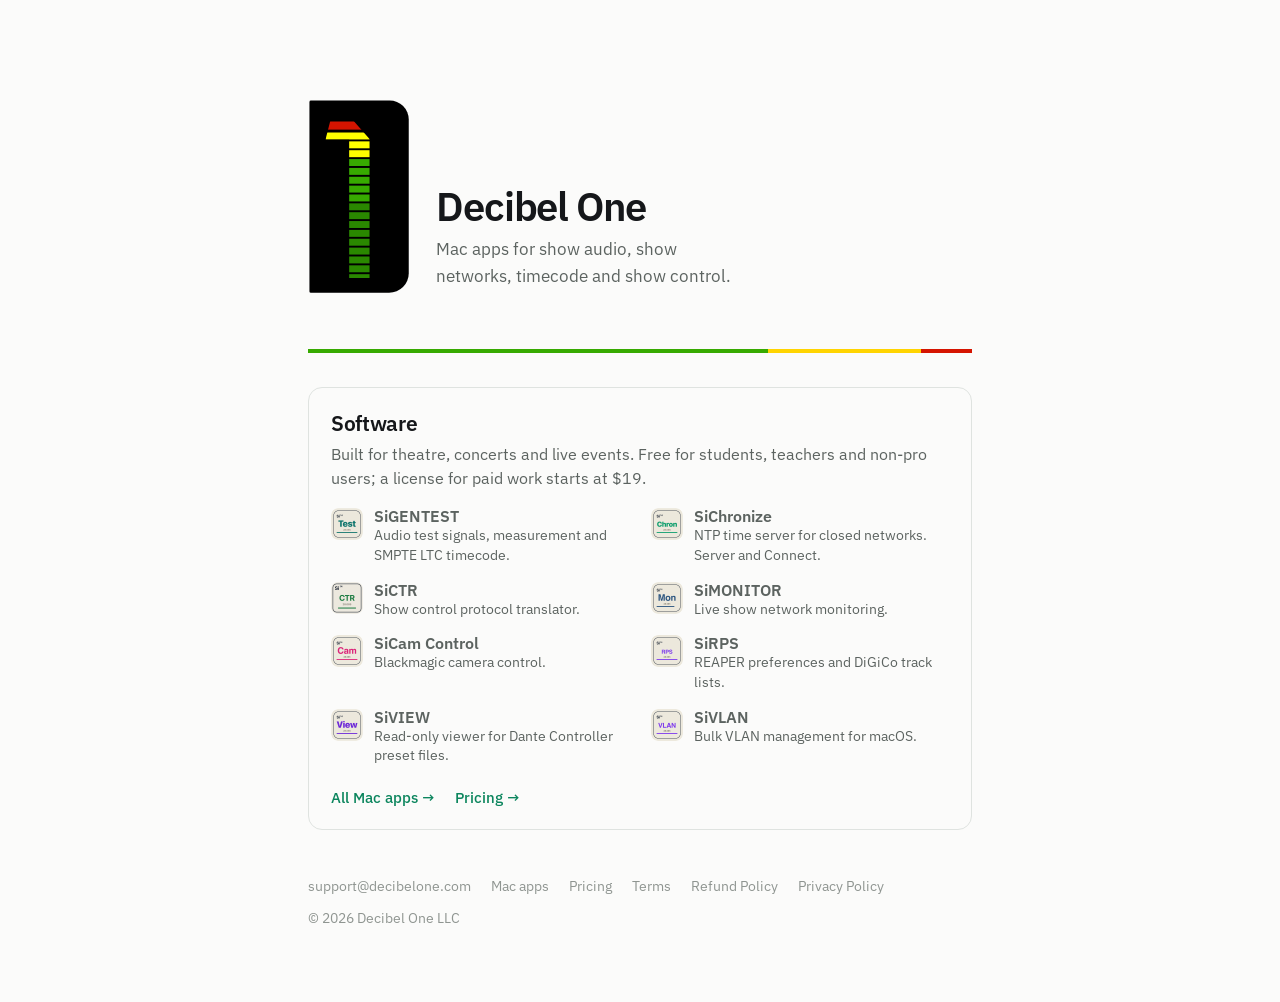
<file: index.html>
<!doctype html>
<html lang="en">
<head>
<meta charset="utf-8">
<meta name="viewport" content="width=device-width, initial-scale=1">
<title>Decibel One — Mac Apps for Show Audio and Show Networks</title>
<meta name="description" content="Decibel One makes eight Mac apps for show audio, show networks, timecode and show control. Free for students, teachers and non-pro users; licenses from $19.">
<meta name="theme-color" content="#0b0c0e">
<link rel="icon" type="image/svg+xml" href="data:image/svg+xml,%3Csvg xmlns='http://www.w3.org/2000/svg' viewBox='0 0 100 100'%3E%3Crect width='100' height='100' rx='22' fill='%230b0c0e'/%3E%3Crect x='22' y='52' width='15' height='32' rx='3' fill='%2337AA00'/%3E%3Crect x='43' y='36' width='15' height='48' rx='3' fill='%23FFD400'/%3E%3Crect x='64' y='22' width='15' height='62' rx='3' fill='%23D51400'/%3E%3C/svg%3E">
<meta property="og:type" content="website">
<meta property="og:title" content="Decibel One — Mac Apps for Show Audio and Show Networks">
<meta property="og:description" content="Eight Mac apps for show audio, show networks, timecode and show control.">
<meta property="og:url" content="https://decibelone.com/">
<meta name="twitter:card" content="summary">
<link rel="preconnect" href="https://fonts.googleapis.com">
<link rel="preconnect" href="https://fonts.gstatic.com" crossorigin>
<link href="https://fonts.googleapis.com/css2?family=IBM+Plex+Sans:wght@400;500;600&display=swap" rel="stylesheet">
<style>
:root{
  --bg:#fbfbfa; --text:#15171a; --muted:#5c6360; --faint:#8f9591;
  --line:#dfe3e0; --accent:#0b855d;
  --led-r:#D51400; --led-y:#FFD400; --led-g:#37AA00;
}
@media (prefers-color-scheme:dark){
  :root{ --bg:#0e1012; --text:#e9ebea; --muted:#9aa19d; --faint:#6d746f;
         --line:#242829; --accent:#41c894; }
}
*{box-sizing:border-box}
html{-webkit-text-size-adjust:100%}
body{margin:0;background:var(--bg);color:var(--text);
  font-family:'IBM Plex Sans',system-ui,-apple-system,sans-serif;
  font-size:17px;line-height:1.55;-webkit-font-smoothing:antialiased}
a{color:inherit;text-decoration:none}
.wrap{max-width:720px;margin:0 auto;padding:0 28px 72px}

/* Header: the mark, and the name set beside it rather than under it. */
.top{display:flex;align-items:flex-end;gap:26px;padding:clamp(56px,11vh,120px) 0 clamp(34px,6vh,54px)}
.mark{height:clamp(132px,22vh,196px);width:auto;display:block;flex:none}
.id{padding-bottom:6px;min-width:0}
.id h1{margin:0;font-size:clamp(28px,6vw,40px);font-weight:600;letter-spacing:-.03em;line-height:1}
.id p{margin:10px 0 0;font-size:clamp(15px,2.2vw,17px);color:var(--muted);max-width:30ch}

/* A meter, because that is what the mark is. Not decoration for its own sake. */
.meter{display:flex;height:4px;margin:0 0 34px}
.meter i{display:block}
.meter i:nth-child(1){flex:9;background:var(--led-g)}
.meter i:nth-child(2){flex:3;background:var(--led-y)}
.meter i:nth-child(3){flex:1;background:var(--led-r)}

/* The site is the software only (Simon, 2026-10-25: a product-only site, after Paddle's
   domain review). One card: the eight apps, each with its icon and what it does. */
.way{display:flex;flex-direction:column;padding:22px 22px 20px;
  border:1px solid var(--line);border-radius:14px}
.way h2{margin:0 0 6px;font-size:21px;font-weight:600;letter-spacing:-.015em;line-height:1.25}
.way h2 a:hover{color:var(--accent)}
.way p{margin:0 0 16px;color:var(--muted);font-size:15.5px}
/* Each icon is the app's own (software/icons/); each row links to the app's product page. */
.apps{list-style:none;margin:0 0 20px;padding:0;display:grid;grid-template-columns:1fr 1fr;gap:14px 22px}
.apps a{display:flex;gap:11px;align-items:flex-start}
.apps img{width:32px;height:32px;border-radius:7px;display:block;flex:none;margin-top:2px}
.apps b{display:block;font-weight:600;font-size:15.5px;line-height:1.3}
.apps span{display:block;color:var(--muted);font-size:14px;line-height:1.4}
.apps a:hover b{color:var(--accent)}
.go{margin-top:auto;display:flex;gap:20px;flex-wrap:wrap;font-size:15px;font-weight:500}
.go a{color:var(--accent)}
.go a:hover{text-decoration:underline}

footer{margin-top:46px;font-size:14px;color:var(--faint)}
footer a:hover{color:var(--accent)}
footer .links{display:flex;gap:20px;flex-wrap:wrap;margin-bottom:10px}

@media(max-width:560px){
  .top{gap:18px;align-items:center}
  .apps{grid-template-columns:1fr}
}
</style>
</head>
<body>
<main class="wrap">

  <header class="top">
    <svg class="mark" viewBox="0 0 428 819" role="img" aria-label="Decibel One">
      <defs><clipPath id="d1one"><path d="M93,92 L191,92 L258,168 L258,748 L172,748 L172,170 L73,170 Z"/></clipPath></defs>
      <path fill="#000000" d="M12,6 L341,6 A80,80 0 0 1 421,86 L421,728 A82,82 0 0 1 339,810 L12,810 A6,6 0 0 1 6,804 L6,12 A6,6 0 0 1 12,6 Z"/>
      <g clip-path="url(#d1one)">
        <rect x="58" y="94"  width="212" height="34" fill="#D51400"/>
        <rect x="58" y="140" width="212" height="29" fill="#FFFF00"/><rect x="58" y="177" width="212" height="29" fill="#FFFF00"/><rect x="58" y="214" width="212" height="29" fill="#FFFF00"/>
        <rect x="58" y="251" width="212" height="29" fill="#37AA00"/><rect x="58" y="288" width="212" height="29" fill="#37AA00"/><rect x="58" y="325" width="212" height="29" fill="#37AA00"/><rect x="58" y="362" width="212" height="29" fill="#37AA00"/><rect x="58" y="399" width="212" height="29" fill="#37AA00"/>
        <rect x="58" y="436" width="212" height="29" fill="#2A8800"/><rect x="58" y="473" width="212" height="29" fill="#2A8800"/><rect x="58" y="510" width="212" height="29" fill="#2A8800"/><rect x="58" y="547" width="212" height="29" fill="#2A8800"/><rect x="58" y="584" width="212" height="29" fill="#2A8800"/><rect x="58" y="621" width="212" height="29" fill="#2A8800"/><rect x="58" y="658" width="212" height="29" fill="#2A8800"/><rect x="58" y="695" width="212" height="29" fill="#2A8800"/><rect x="58" y="732" width="212" height="29" fill="#2A8800"/>
      </g>
    </svg>
    <div class="id">
      <h1>Decibel One</h1>
      <p>Mac apps for show audio, show networks, timecode and show control.</p>
    </div>
  </header>

  <div class="meter" aria-hidden="true"><i></i><i></i><i></i></div>

  <section class="way">
    <h2><a href="/software/">Software</a></h2>
    <p>Built for theatre, concerts and live events. Free for students, teachers and non-pro users; a license for paid work starts at $19.</p>
    <ul class="apps">
        <li><a href="https://decibelone.com/sigentest/"><img src="/software/icons/sigentest.png" alt=""><span><b>SiGENTEST</b><span>Audio test signals, measurement and SMPTE LTC timecode.</span></span></a></li>
        <li><a href="https://decibelone.com/sichronize-server/"><img src="/software/icons/sichronize-server.png" alt=""><span><b>SiChronize</b><span>NTP time server for closed networks. Server and Connect.</span></span></a></li>
        <li><a href="https://decibelone.com/sictr/"><img src="/software/icons/sictr.png" alt=""><span><b>SiCTR</b><span>Show control protocol translator.</span></span></a></li>
        <li><a href="https://decibelone.com/simonitor/"><img src="/software/icons/simonitor.png" alt=""><span><b>SiMONITOR</b><span>Live show network monitoring.</span></span></a></li>
        <li><a href="https://decibelone.com/sicam-control/"><img src="/software/icons/sicam-control.png" alt=""><span><b>SiCam Control</b><span>Blackmagic camera control.</span></span></a></li>
        <li><a href="https://decibelone.com/reaper-preference-setter/"><img src="/software/icons/sirps.png" alt=""><span><b>SiRPS</b><span>REAPER preferences and DiGiCo track lists.</span></span></a></li>
        <li><a href="https://decibelone.com/siview/"><img src="/software/icons/siview.png" alt=""><span><b>SiVIEW</b><span>Read-only viewer for Dante Controller preset files.</span></span></a></li>
        <li><a href="https://decibelone.com/sivlan/"><img src="/software/icons/sivlan.png" alt=""><span><b>SiVLAN</b><span>Bulk VLAN management for macOS.</span></span></a></li>
    </ul>
    <div class="go">
      <a href="/software/">All Mac apps →</a>
      <a href="/pricing/">Pricing →</a>
    </div>
  </section>

  <footer>
    <div class="links">
      <a href="mailto:support@decibelone.com">support@decibelone.com</a>
      <a href="/software/">Mac apps</a>
      <a href="/pricing/">Pricing</a>
      <a href="/terms/">Terms</a>
      <a href="/refunds/">Refund Policy</a>
      <a href="/privacy/">Privacy Policy</a>
    </div>
    <div>© 2026 Decibel One LLC</div>
  </footer>

</main>
</body>
</html>
</file>
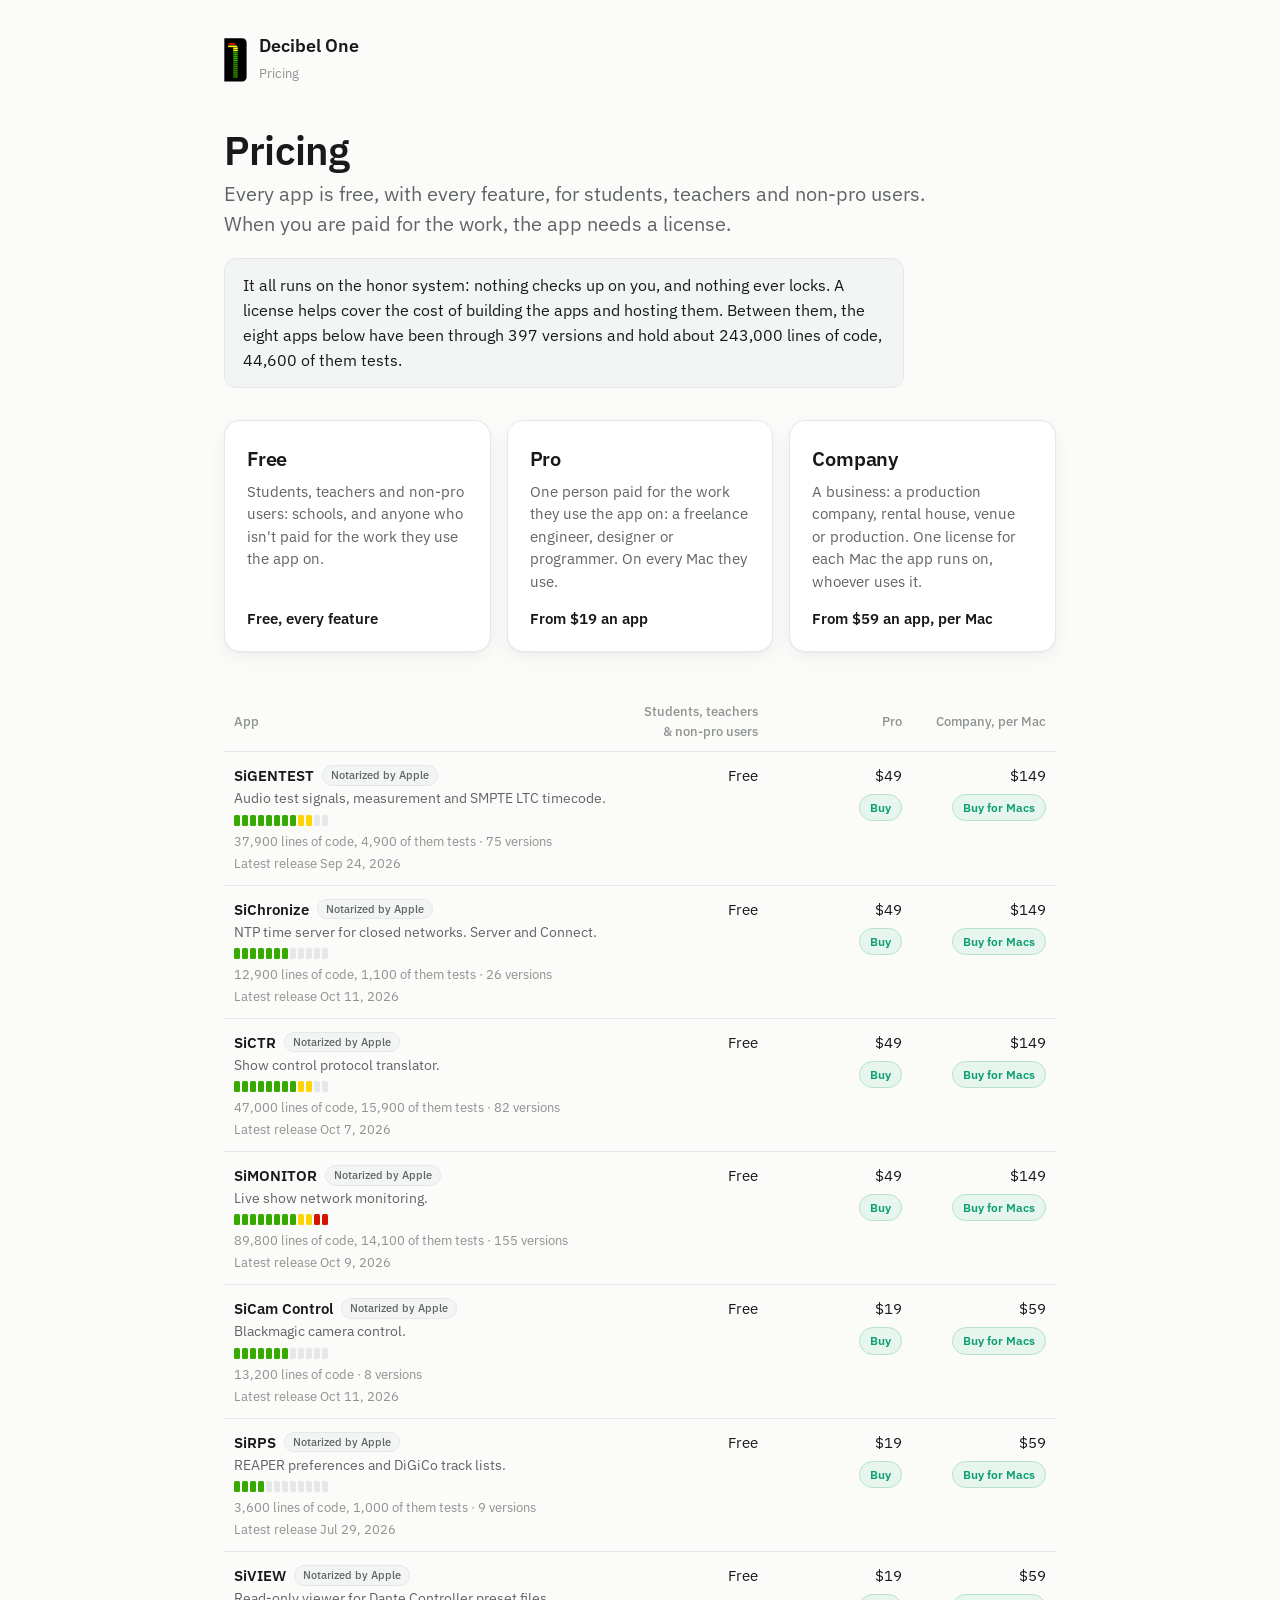
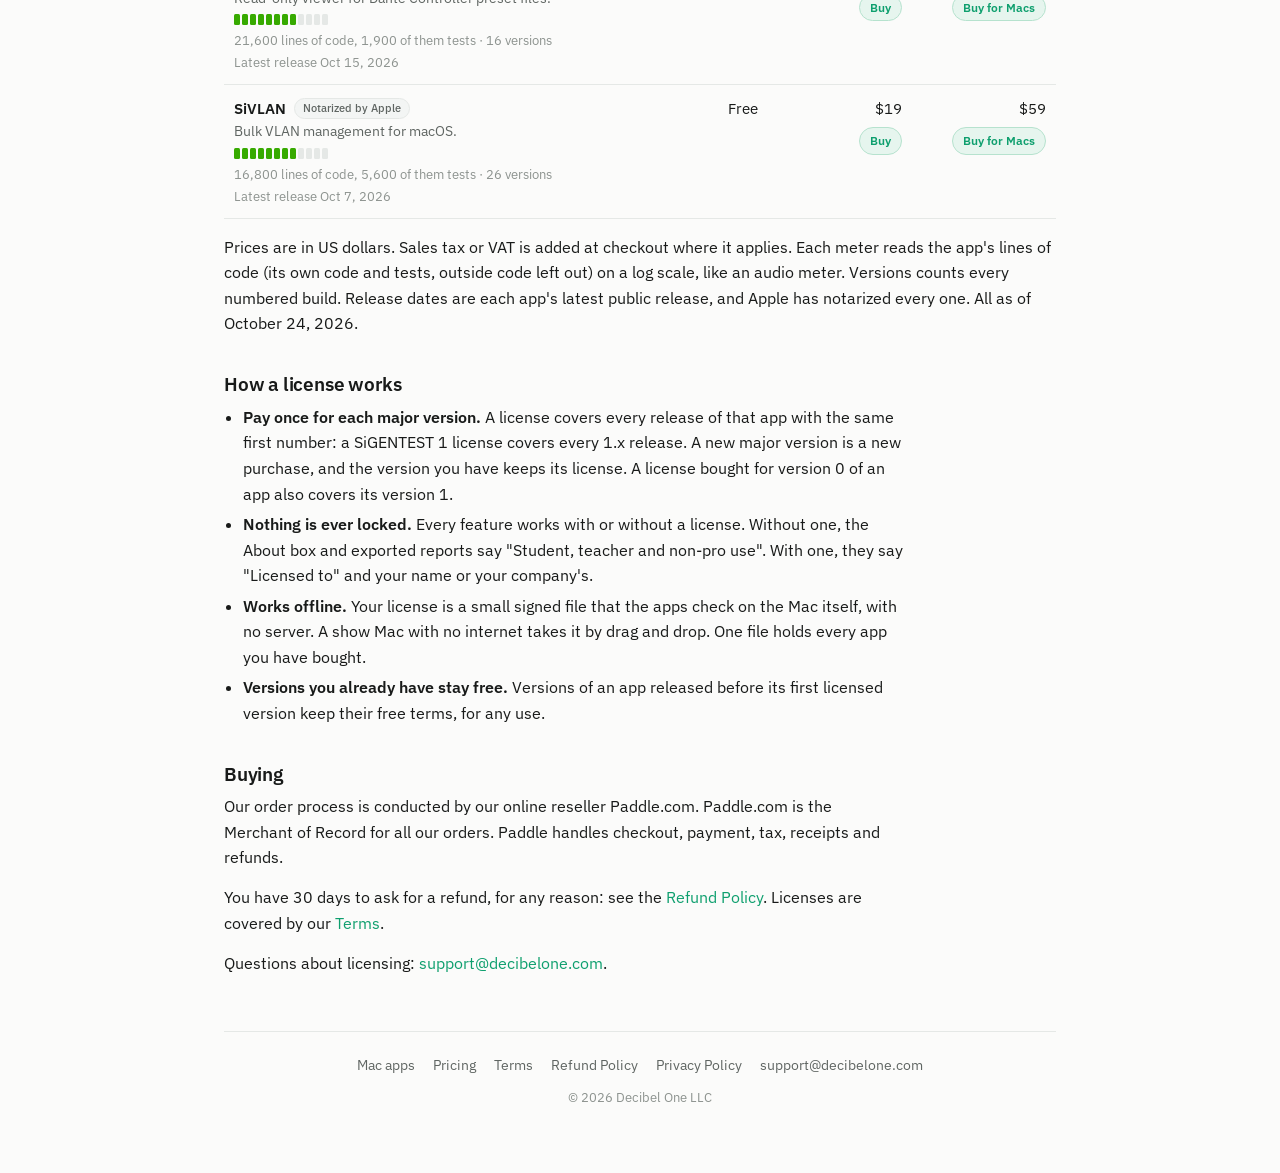
<file: pricing/index.html>
<!doctype html>
<html lang="en">
<head>
<meta charset="utf-8">
<meta name="viewport" content="width=device-width, initial-scale=1">
<title>Pricing — Decibel One</title>
<meta name="description" content="Decibel One's apps are free, with every feature, for students, teachers and non-pro users. Paid work needs a Pro or Company license, bought once per major version.">
<meta name="theme-color" content="#0e9f6e">
<link rel="icon" type="image/svg+xml" href="data:image/svg+xml,%3Csvg xmlns='http://www.w3.org/2000/svg' viewBox='0 0 100 100'%3E%3Crect width='100' height='100' rx='22' fill='%230b0c0e'/%3E%3Crect x='22' y='52' width='15' height='32' rx='3' fill='%2337AA00'/%3E%3Crect x='43' y='36' width='15' height='48' rx='3' fill='%23FFD400'/%3E%3Crect x='64' y='22' width='15' height='62' rx='3' fill='%23D51400'/%3E%3C/svg%3E">
<meta property="og:type" content="website">
<meta property="og:title" content="Pricing — Decibel One">
<meta property="og:url" content="https://decibelone.com/pricing/">
<link rel="preconnect" href="https://fonts.googleapis.com">
<link rel="preconnect" href="https://fonts.gstatic.com" crossorigin>
<link href="https://fonts.googleapis.com/css2?family=IBM+Plex+Sans:wght@400;500;600&display=swap" rel="stylesheet">
<link rel="stylesheet" href="/pages.css">
</head>
<body>
<main class="wrap">
  <div class="topbar">
    <a class="brand" href="/">
      <svg class="brandmark" viewBox="0 0 428 819" role="img" aria-label="Decibel One">
        <defs><clipPath id="d1topone"><path d="M93,92 L191,92 L258,168 L258,748 L172,748 L172,170 L73,170 Z"/></clipPath></defs>
        <path fill="#000000" d="M12,6 L341,6 A80,80 0 0 1 421,86 L421,728 A82,82 0 0 1 339,810 L12,810 A6,6 0 0 1 6,804 L6,12 A6,6 0 0 1 12,6 Z"/>
        <g clip-path="url(#d1topone)">
          <rect x="58" y="94"  width="212" height="34" fill="#D51400"/>
          <rect x="58" y="140" width="212" height="29" fill="#FFFF00"/><rect x="58" y="177" width="212" height="29" fill="#FFFF00"/><rect x="58" y="214" width="212" height="29" fill="#FFFF00"/>
          <rect x="58" y="251" width="212" height="29" fill="#37AA00"/><rect x="58" y="288" width="212" height="29" fill="#37AA00"/><rect x="58" y="325" width="212" height="29" fill="#37AA00"/><rect x="58" y="362" width="212" height="29" fill="#37AA00"/><rect x="58" y="399" width="212" height="29" fill="#37AA00"/>
          <rect x="58" y="436" width="212" height="29" fill="#2A8800"/><rect x="58" y="473" width="212" height="29" fill="#2A8800"/><rect x="58" y="510" width="212" height="29" fill="#2A8800"/><rect x="58" y="547" width="212" height="29" fill="#2A8800"/><rect x="58" y="584" width="212" height="29" fill="#2A8800"/><rect x="58" y="621" width="212" height="29" fill="#2A8800"/><rect x="58" y="658" width="212" height="29" fill="#2A8800"/><rect x="58" y="695" width="212" height="29" fill="#2A8800"/><rect x="58" y="732" width="212" height="29" fill="#2A8800"/>
        </g>
      </svg>
      <span><span class="name">Decibel One</span><br><span class="sub">Pricing</span></span>
    </a>
  </div>

  <h1>Pricing</h1>
  <p class="lede">Every app is free, with every feature, for students, teachers and non-pro users. When you are paid for the work, the app needs a license.</p>
  <p class="honor">It all runs on the honor system: nothing checks up on you, and nothing ever locks. A license helps cover the cost of building the apps and hosting them. Between them, the eight apps below have been through 397 versions and hold about 243,000 lines of code, 44,600 of them tests.</p>

  <div class="tiers">
    <section class="tier">
      <h2>Free</h2>
      <p class="who">Students, teachers and non-pro users: schools, and anyone who isn't paid for the work they use the app on.</p>
      <p class="price">Free, every feature</p>
    </section>
    <section class="tier">
      <h2>Pro</h2>
      <p class="who">One person paid for the work they use the app on: a freelance engineer, designer or programmer. On every Mac they use.</p>
      <p class="price">From $19 an app</p>
    </section>
    <section class="tier">
      <h2>Company</h2>
      <p class="who">A business: a production company, rental house, venue or production. One license for each Mac the app runs on, whoever uses it.</p>
      <p class="price">From $59 an app, per Mac</p>
    </section>
  </div>

  <table class="prices">
    <thead>
      <tr><th>App</th><th class="num">Students, teachers &amp; <span class="nowrap">non-pro</span> users</th><th class="num">Pro</th><th class="num">Company, per Mac</th></tr>
    </thead>
    <tbody>
      <tr><td><span class="app">SiGENTEST</span><span class="badge">Notarized by Apple</span><span class="what">Audio test signals, measurement and SMPTE LTC timecode.</span><span class="effort"><span class="meter" role="img" aria-label="10 of 12"><i class="g"></i><i class="g"></i><i class="g"></i><i class="g"></i><i class="g"></i><i class="g"></i><i class="g"></i><i class="g"></i><i class="y"></i><i class="y"></i><i></i><i></i></span><span>37,900 lines of code, 4,900 of them tests · 75 versions</span><span>Latest release Sep 24, 2026</span></span></td><td class="num">Free</td><td class="num">$49<button type="button" class="buy" data-buy hidden data-app="sigentest" data-tier="pro" data-name="SiGENTEST">Buy</button></td><td class="num">$149<button type="button" class="buy" data-buy hidden data-app="sigentest" data-tier="company" data-name="SiGENTEST">Buy for Macs</button></td></tr>
      <tr><td><span class="app">SiChronize</span><span class="badge">Notarized by Apple</span><span class="what">NTP time server for closed networks. Server and Connect.</span><span class="effort"><span class="meter" role="img" aria-label="7 of 12"><i class="g"></i><i class="g"></i><i class="g"></i><i class="g"></i><i class="g"></i><i class="g"></i><i class="g"></i><i></i><i></i><i></i><i></i><i></i></span><span>12,900 lines of code, 1,100 of them tests · 26 versions</span><span>Latest release Oct 11, 2026</span></span></td><td class="num">Free</td><td class="num">$49<button type="button" class="buy" data-buy hidden data-app="sichronize" data-tier="pro" data-name="SiChronize">Buy</button></td><td class="num">$149<button type="button" class="buy" data-buy hidden data-app="sichronize" data-tier="company" data-name="SiChronize">Buy for Macs</button></td></tr>
      <tr><td><span class="app">SiCTR</span><span class="badge">Notarized by Apple</span><span class="what">Show control protocol translator.</span><span class="effort"><span class="meter" role="img" aria-label="10 of 12"><i class="g"></i><i class="g"></i><i class="g"></i><i class="g"></i><i class="g"></i><i class="g"></i><i class="g"></i><i class="g"></i><i class="y"></i><i class="y"></i><i></i><i></i></span><span>47,000 lines of code, 15,900 of them tests · 82 versions</span><span>Latest release Oct 7, 2026</span></span></td><td class="num">Free</td><td class="num">$49<button type="button" class="buy" data-buy hidden data-app="sictr" data-tier="pro" data-name="SiCTR">Buy</button></td><td class="num">$149<button type="button" class="buy" data-buy hidden data-app="sictr" data-tier="company" data-name="SiCTR">Buy for Macs</button></td></tr>
      <tr><td><span class="app">SiMONITOR</span><span class="badge">Notarized by Apple</span><span class="what">Live show network monitoring.</span><span class="effort"><span class="meter" role="img" aria-label="12 of 12"><i class="g"></i><i class="g"></i><i class="g"></i><i class="g"></i><i class="g"></i><i class="g"></i><i class="g"></i><i class="g"></i><i class="y"></i><i class="y"></i><i class="r"></i><i class="r"></i></span><span>89,800 lines of code, 14,100 of them tests · 155 versions</span><span>Latest release Oct 9, 2026</span></span></td><td class="num">Free</td><td class="num">$49<button type="button" class="buy" data-buy hidden data-app="simonitor" data-tier="pro" data-name="SiMONITOR">Buy</button></td><td class="num">$149<button type="button" class="buy" data-buy hidden data-app="simonitor" data-tier="company" data-name="SiMONITOR">Buy for Macs</button></td></tr>
      <tr><td><span class="app">SiCam Control</span><span class="badge">Notarized by Apple</span><span class="what">Blackmagic camera control.</span><span class="effort"><span class="meter" role="img" aria-label="7 of 12"><i class="g"></i><i class="g"></i><i class="g"></i><i class="g"></i><i class="g"></i><i class="g"></i><i class="g"></i><i></i><i></i><i></i><i></i><i></i></span><span>13,200 lines of code · 8 versions</span><span>Latest release Oct 11, 2026</span></span></td><td class="num">Free</td><td class="num">$19<button type="button" class="buy" data-buy hidden data-app="sicam-control" data-tier="pro" data-name="SiCam Control">Buy</button></td><td class="num">$59<button type="button" class="buy" data-buy hidden data-app="sicam-control" data-tier="company" data-name="SiCam Control">Buy for Macs</button></td></tr>
      <tr><td><span class="app">SiRPS</span><span class="badge">Notarized by Apple</span><span class="what">REAPER preferences and DiGiCo track lists.</span><span class="effort"><span class="meter" role="img" aria-label="4 of 12"><i class="g"></i><i class="g"></i><i class="g"></i><i class="g"></i><i></i><i></i><i></i><i></i><i></i><i></i><i></i><i></i></span><span>3,600 lines of code, 1,000 of them tests · 9 versions</span><span>Latest release Jul 29, 2026</span></span></td><td class="num">Free</td><td class="num">$19<button type="button" class="buy" data-buy hidden data-app="sirps" data-tier="pro" data-name="SiRPS">Buy</button></td><td class="num">$59<button type="button" class="buy" data-buy hidden data-app="sirps" data-tier="company" data-name="SiRPS">Buy for Macs</button></td></tr>
      <tr><td><span class="app">SiVIEW</span><span class="badge">Notarized by Apple</span><span class="what">Read-only viewer for Dante Controller preset files.</span><span class="effort"><span class="meter" role="img" aria-label="8 of 12"><i class="g"></i><i class="g"></i><i class="g"></i><i class="g"></i><i class="g"></i><i class="g"></i><i class="g"></i><i class="g"></i><i></i><i></i><i></i><i></i></span><span>21,600 lines of code, 1,900 of them tests · 16 versions</span><span>Latest release Oct 15, 2026</span></span></td><td class="num">Free</td><td class="num">$19<button type="button" class="buy" data-buy hidden data-app="siview" data-tier="pro" data-name="SiVIEW">Buy</button></td><td class="num">$59<button type="button" class="buy" data-buy hidden data-app="siview" data-tier="company" data-name="SiVIEW">Buy for Macs</button></td></tr>
      <tr><td><span class="app">SiVLAN</span><span class="badge">Notarized by Apple</span><span class="what">Bulk VLAN management for macOS.</span><span class="effort"><span class="meter" role="img" aria-label="8 of 12"><i class="g"></i><i class="g"></i><i class="g"></i><i class="g"></i><i class="g"></i><i class="g"></i><i class="g"></i><i class="g"></i><i></i><i></i><i></i><i></i></span><span>16,800 lines of code, 5,600 of them tests · 26 versions</span><span>Latest release Oct 7, 2026</span></span></td><td class="num">Free</td><td class="num">$19<button type="button" class="buy" data-buy hidden data-app="sivlan" data-tier="pro" data-name="SiVLAN">Buy</button></td><td class="num">$59<button type="button" class="buy" data-buy hidden data-app="sivlan" data-tier="company" data-name="SiVLAN">Buy for Macs</button></td></tr>
    </tbody>
  </table>
  <p id="buy-sandbox" class="sandbox-note" hidden>Paddle sandbox: test purchases only. Pay with the test card 4242 4242 4242 4242, any name, any future expiry.</p>
  <p id="buy-done" class="buy-done" role="status" hidden>Paid, thank you. Your license is on its way to <strong></strong>.</p>
  <p class="note">Prices are in US dollars. Sales tax or VAT is added at checkout where it applies. Each meter reads the app's lines of code (its own code and tests, outside code left out) on a log scale, like an audio meter. Versions counts every numbered build. Release dates are each app's latest public release, and Apple has notarized every one. All as of October 24, 2026.</p>

  <div class="prose">
    <h2>How a license works</h2>
    <ul>
      <li><strong>Pay once for each major version.</strong> A license covers every release of that app with the same first number: a SiGENTEST 1 license covers every 1.x release. A new major version is a new purchase, and the version you have keeps its license. A license bought for version 0 of an app also covers its version 1.</li>
      <li><strong>Nothing is ever locked.</strong> Every feature works with or without a license. Without one, the About box and exported reports say "Student, teacher and non-pro use". With one, they say "Licensed to" and your name or your company's.</li>
      <li><strong>Works offline.</strong> Your license is a small signed file that the apps check on the Mac itself, with no server. A show Mac with no internet takes it by drag and drop. One file holds every app you have bought.</li>
      <li><strong>Versions you already have stay free.</strong> Versions of an app released before its first licensed version keep their free terms, for any use.</li>
    </ul>

    <h2>Buying</h2>
    <p>Our order process is conducted by our online reseller Paddle.com. Paddle.com is the Merchant of Record for all our orders. Paddle handles checkout, payment, tax, receipts and refunds.</p>
    <p>You have 30 days to ask for a refund, for any reason: see the <a href="/refunds/">Refund Policy</a>. Licenses are covered by our <a href="/terms/">Terms</a>.</p>
    <p data-buy hidden>Bought one already and need the file again? <a href="/license/">Send my license again</a>.</p>
    <p>Questions about licensing: <a href="mailto:support@decibelone.com">support@decibelone.com</a>.</p>
  </div>

  <dialog id="buy-dialog" aria-labelledby="buy-title">
    <form id="buy-form" method="dialog">
      <h2 id="buy-title">Buy</h2>
      <label id="buy-name-label" for="buy-name">Your name to show as “Licensed to”</label>
      <input id="buy-name" type="text" maxlength="200" autocomplete="name" placeholder="Shown in each app's About box and exports">
      <div id="buy-macs-row" hidden>
        <label for="buy-macs">How many Macs</label>
        <input id="buy-macs" type="number" min="1" max="999" value="1" inputmode="numeric">
      </div>
      <p class="buy-fine">Paddle.com takes the payment and adds any tax. Your license file is emailed to the address you give Paddle.</p>
      <div class="buy-actions">
        <button type="button" id="buy-cancel" class="buy-secondary">Cancel</button>
        <button type="submit" class="buy-primary">Continue to payment</button>
      </div>
    </form>
  </dialog>

  <footer>
    <div class="links">
      <a href="/software/">Mac apps</a>
      <a href="/pricing/">Pricing</a>
      <a href="/terms/">Terms</a>
      <a href="/refunds/">Refund Policy</a>
      <a href="/privacy/">Privacy Policy</a>
      <a href="mailto:support@decibelone.com">support@decibelone.com</a>
    </div>
    <div>© 2026 Decibel One LLC</div>
  </footer>
</main>
<script src="/checkout.js"></script>
</body>
</html>
</file>
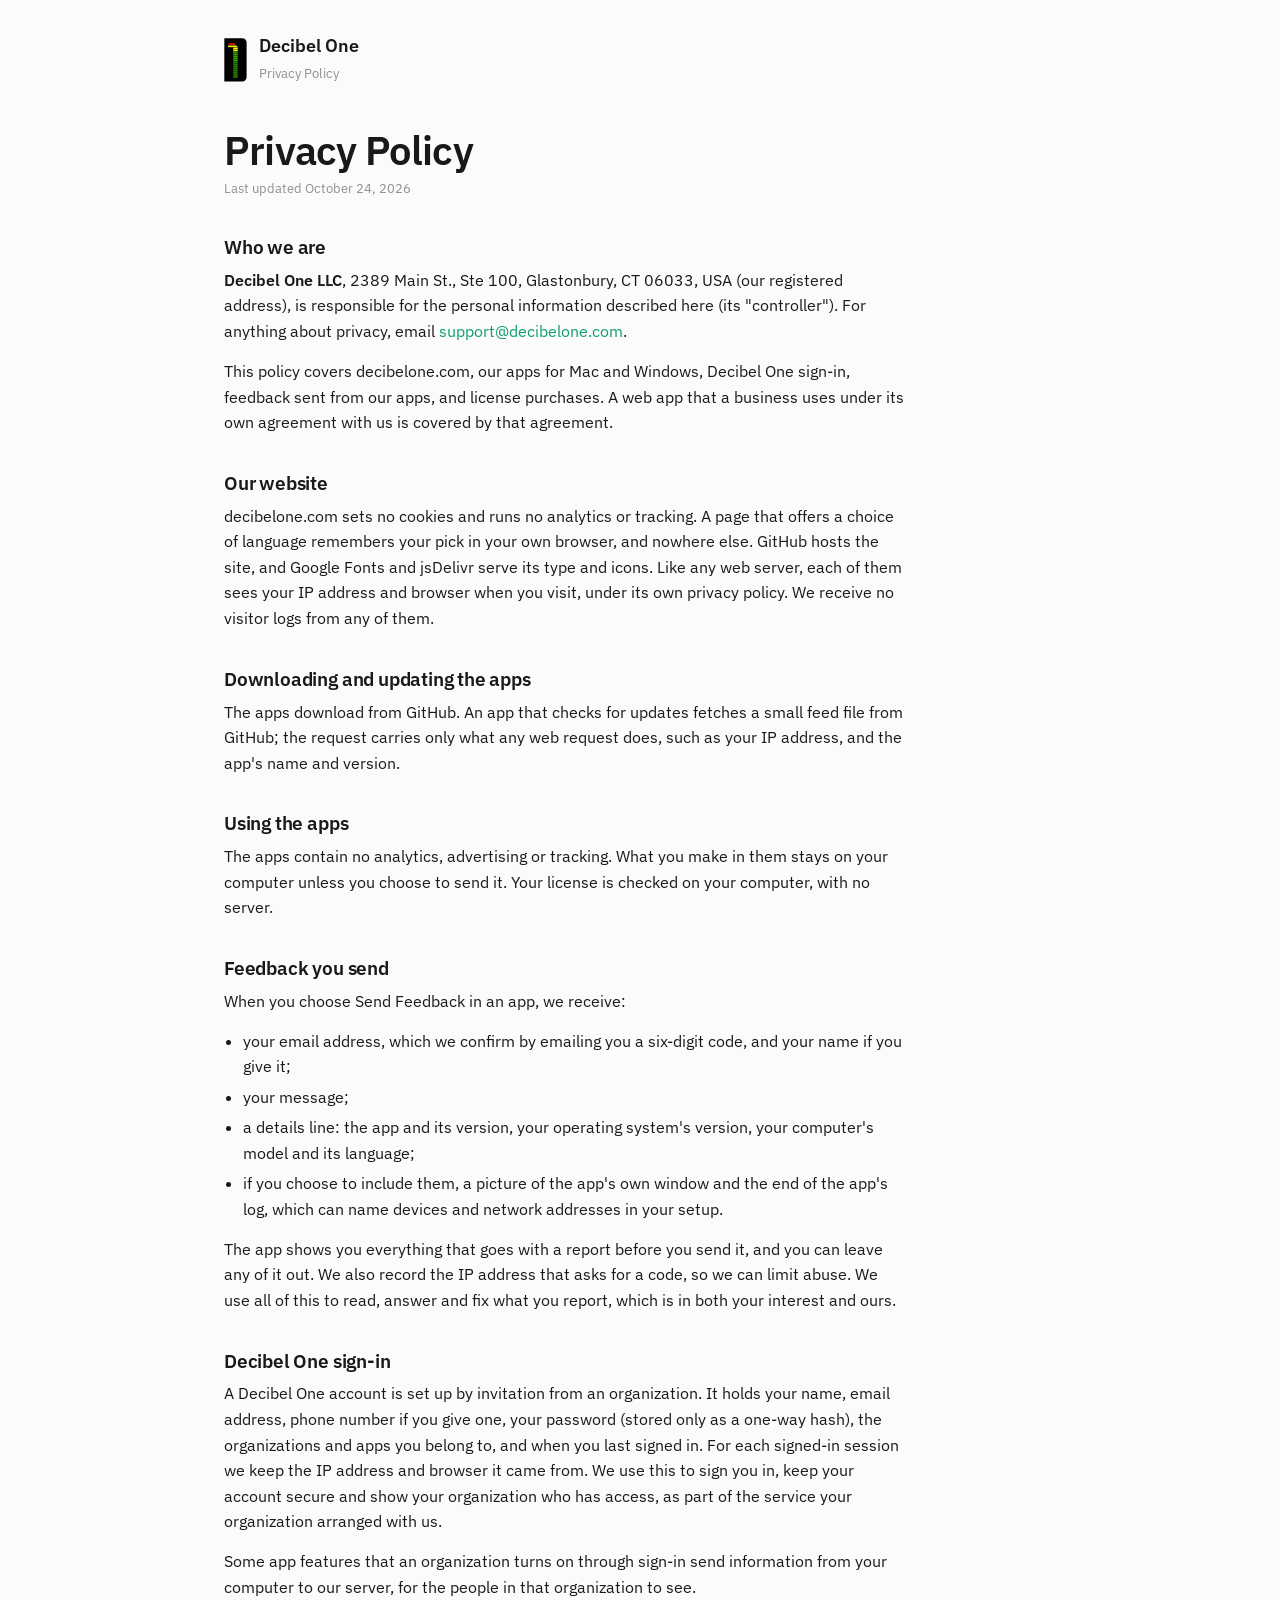
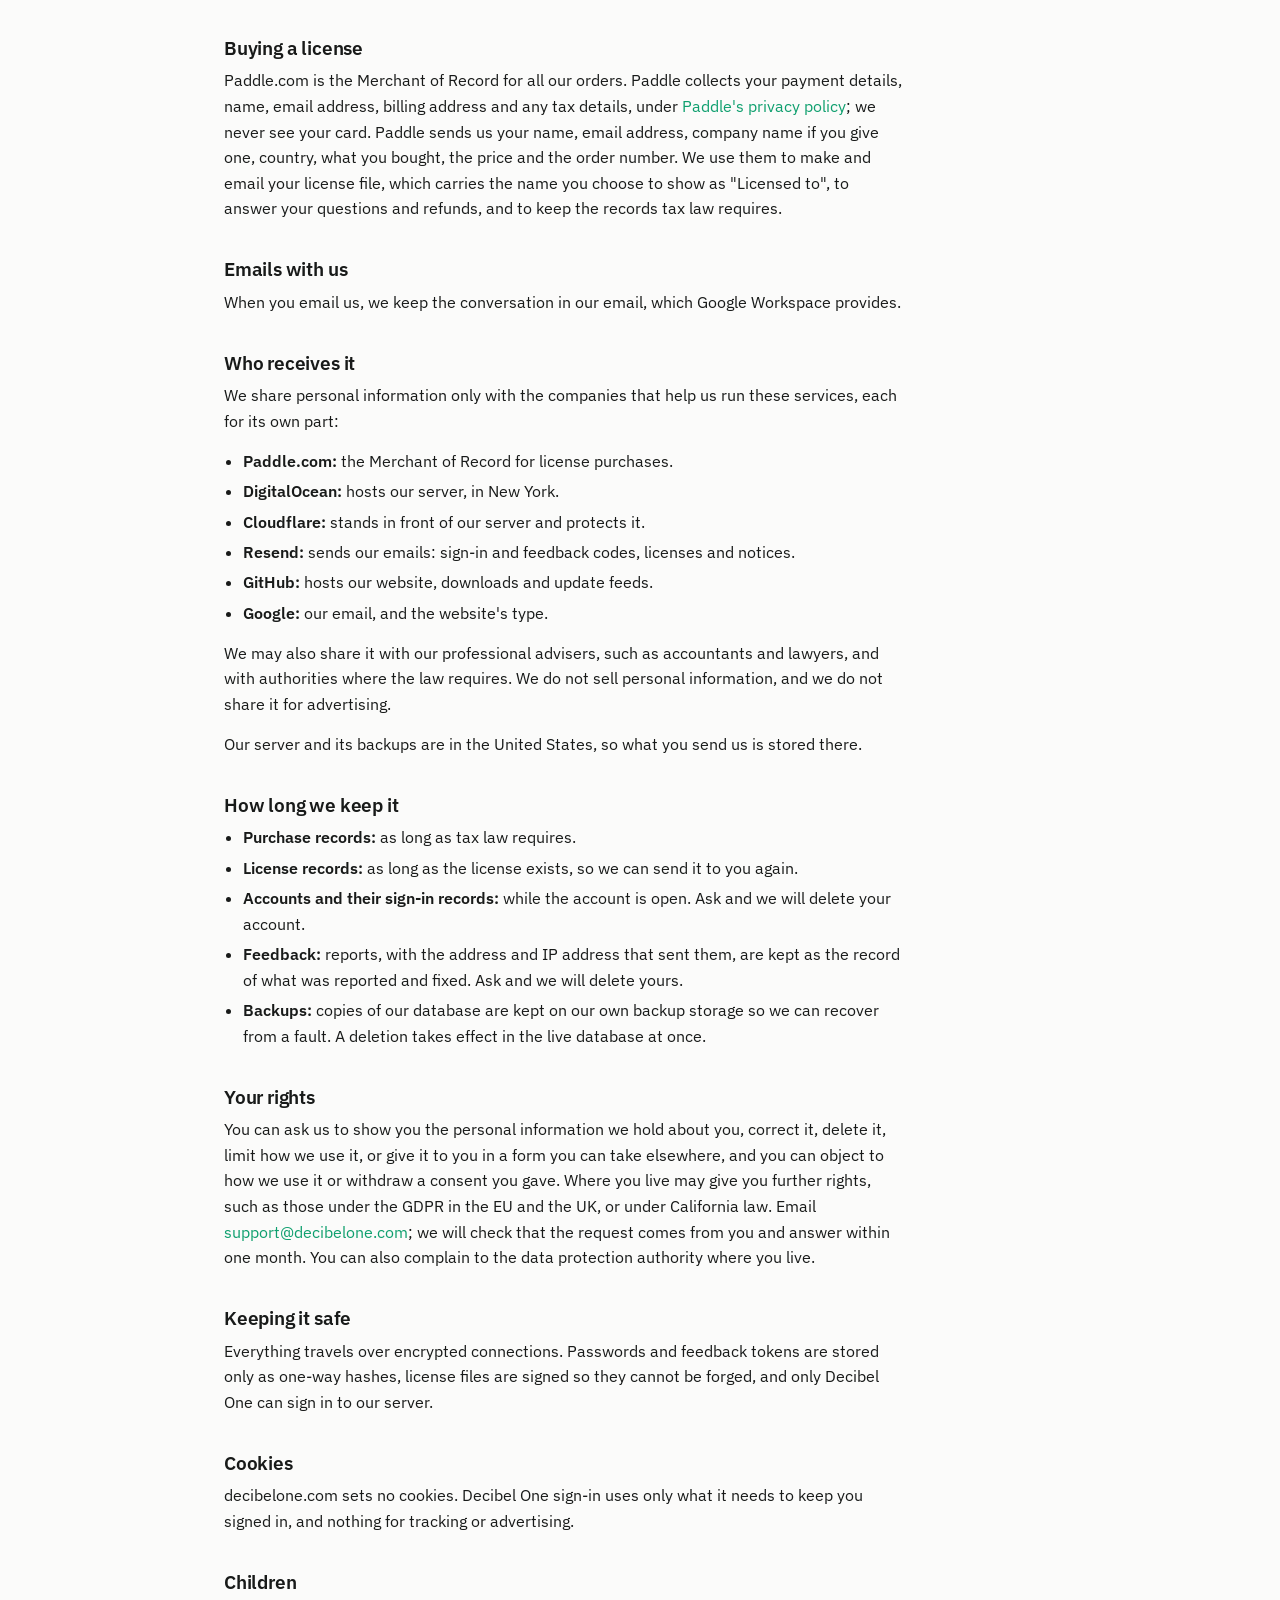
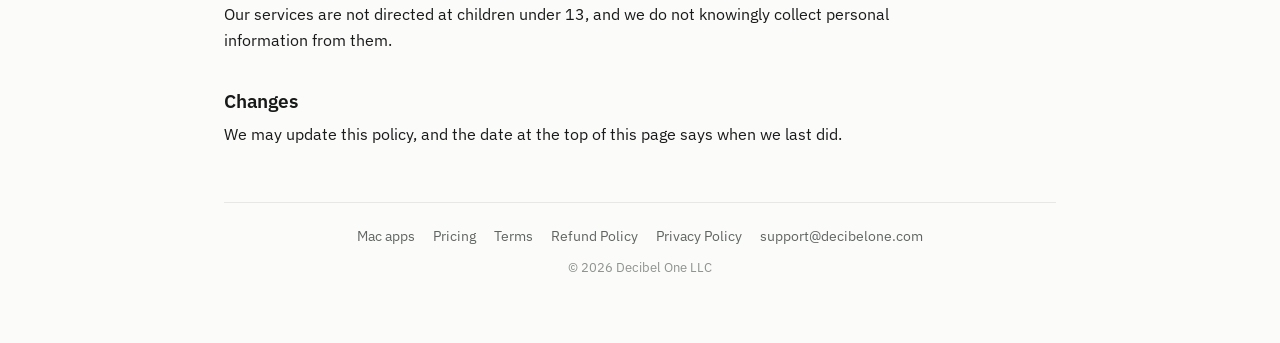
<file: privacy/index.html>
<!doctype html>
<html lang="en">
<head>
<meta charset="utf-8">
<meta name="viewport" content="width=device-width, initial-scale=1">
<title>Privacy Policy — Decibel One</title>
<meta name="description" content="What Decibel One collects through its website, apps, sign-in and license purchases, why, and what you can ask us to do with it.">
<meta name="theme-color" content="#0e9f6e">
<link rel="icon" type="image/svg+xml" href="data:image/svg+xml,%3Csvg xmlns='http://www.w3.org/2000/svg' viewBox='0 0 100 100'%3E%3Crect width='100' height='100' rx='22' fill='%230b0c0e'/%3E%3Crect x='22' y='52' width='15' height='32' rx='3' fill='%2337AA00'/%3E%3Crect x='43' y='36' width='15' height='48' rx='3' fill='%23FFD400'/%3E%3Crect x='64' y='22' width='15' height='62' rx='3' fill='%23D51400'/%3E%3C/svg%3E">
<meta property="og:type" content="website">
<meta property="og:title" content="Privacy Policy — Decibel One">
<meta property="og:url" content="https://decibelone.com/privacy/">
<link rel="preconnect" href="https://fonts.googleapis.com">
<link rel="preconnect" href="https://fonts.gstatic.com" crossorigin>
<link href="https://fonts.googleapis.com/css2?family=IBM+Plex+Sans:wght@400;500;600&display=swap" rel="stylesheet">
<link rel="stylesheet" href="/pages.css">
</head>
<body>
<main class="wrap">
  <div class="topbar">
    <a class="brand" href="/">
      <svg class="brandmark" viewBox="0 0 428 819" role="img" aria-label="Decibel One">
        <defs><clipPath id="d1topone"><path d="M93,92 L191,92 L258,168 L258,748 L172,748 L172,170 L73,170 Z"/></clipPath></defs>
        <path fill="#000000" d="M12,6 L341,6 A80,80 0 0 1 421,86 L421,728 A82,82 0 0 1 339,810 L12,810 A6,6 0 0 1 6,804 L6,12 A6,6 0 0 1 12,6 Z"/>
        <g clip-path="url(#d1topone)">
          <rect x="58" y="94"  width="212" height="34" fill="#D51400"/>
          <rect x="58" y="140" width="212" height="29" fill="#FFFF00"/><rect x="58" y="177" width="212" height="29" fill="#FFFF00"/><rect x="58" y="214" width="212" height="29" fill="#FFFF00"/>
          <rect x="58" y="251" width="212" height="29" fill="#37AA00"/><rect x="58" y="288" width="212" height="29" fill="#37AA00"/><rect x="58" y="325" width="212" height="29" fill="#37AA00"/><rect x="58" y="362" width="212" height="29" fill="#37AA00"/><rect x="58" y="399" width="212" height="29" fill="#37AA00"/>
          <rect x="58" y="436" width="212" height="29" fill="#2A8800"/><rect x="58" y="473" width="212" height="29" fill="#2A8800"/><rect x="58" y="510" width="212" height="29" fill="#2A8800"/><rect x="58" y="547" width="212" height="29" fill="#2A8800"/><rect x="58" y="584" width="212" height="29" fill="#2A8800"/><rect x="58" y="621" width="212" height="29" fill="#2A8800"/><rect x="58" y="658" width="212" height="29" fill="#2A8800"/><rect x="58" y="695" width="212" height="29" fill="#2A8800"/><rect x="58" y="732" width="212" height="29" fill="#2A8800"/>
        </g>
      </svg>
      <span><span class="name">Decibel One</span><br><span class="sub">Privacy Policy</span></span>
    </a>
  </div>

  <h1>Privacy Policy</h1>
  <p class="updated">Last updated October 24, 2026</p>

  <div class="prose">
    <h2>Who we are</h2>
    <p><strong>Decibel One LLC</strong>, 2389 Main St., Ste 100, Glastonbury, CT 06033, USA (our registered address), is responsible for the personal information described here (its "controller"). For anything about privacy, email <a href="mailto:support@decibelone.com">support@decibelone.com</a>.</p>
    <p>This policy covers decibelone.com, our apps for Mac and Windows, Decibel One sign-in, feedback sent from our apps, and license purchases. A web app that a business uses under its own agreement with us is covered by that agreement.</p>

    <h2>Our website</h2>
    <p>decibelone.com sets no cookies and runs no analytics or tracking. A page that offers a choice of language remembers your pick in your own browser, and nowhere else. GitHub hosts the site, and Google Fonts and jsDelivr serve its type and icons. Like any web server, each of them sees your IP address and browser when you visit, under its own privacy policy. We receive no visitor logs from any of them.</p>

    <h2>Downloading and updating the apps</h2>
    <p>The apps download from GitHub. An app that checks for updates fetches a small feed file from GitHub; the request carries only what any web request does, such as your IP address, and the app's name and version.</p>

    <h2>Using the apps</h2>
    <p>The apps contain no analytics, advertising or tracking. What you make in them stays on your computer unless you choose to send it. Your license is checked on your computer, with no server.</p>

    <h2>Feedback you send</h2>
    <p>When you choose Send Feedback in an app, we receive:</p>
    <ul>
      <li>your email address, which we confirm by emailing you a six-digit code, and your name if you give it;</li>
      <li>your message;</li>
      <li>a details line: the app and its version, your operating system's version, your computer's model and its language;</li>
      <li>if you choose to include them, a picture of the app's own window and the end of the app's log, which can name devices and network addresses in your setup.</li>
    </ul>
    <p>The app shows you everything that goes with a report before you send it, and you can leave any of it out. We also record the IP address that asks for a code, so we can limit abuse. We use all of this to read, answer and fix what you report, which is in both your interest and ours.</p>

    <h2>Decibel One sign-in</h2>
    <p>A Decibel One account is set up by invitation from an organization. It holds your name, email address, phone number if you give one, your password (stored only as a one-way hash), the organizations and apps you belong to, and when you last signed in. For each signed-in session we keep the IP address and browser it came from. We use this to sign you in, keep your account secure and show your organization who has access, as part of the service your organization arranged with us.</p>
    <p>Some app features that an organization turns on through sign-in send information from your computer to our server, for the people in that organization to see.</p>

    <h2>Buying a license</h2>
    <p>Paddle.com is the Merchant of Record for all our orders. Paddle collects your payment details, name, email address, billing address and any tax details, under <a href="https://www.paddle.com/legal/privacy">Paddle's privacy policy</a>; we never see your card. Paddle sends us your name, email address, company name if you give one, country, what you bought, the price and the order number. We use them to make and email your license file, which carries the name you choose to show as "Licensed to", to answer your questions and refunds, and to keep the records tax law requires.</p>

    <h2>Emails with us</h2>
    <p>When you email us, we keep the conversation in our email, which Google Workspace provides.</p>

    <h2>Who receives it</h2>
    <p>We share personal information only with the companies that help us run these services, each for its own part:</p>
    <ul>
      <li><strong>Paddle.com:</strong> the Merchant of Record for license purchases.</li>
      <li><strong>DigitalOcean:</strong> hosts our server, in New York.</li>
      <li><strong>Cloudflare:</strong> stands in front of our server and protects it.</li>
      <li><strong>Resend:</strong> sends our emails: sign-in and feedback codes, licenses and notices.</li>
      <li><strong>GitHub:</strong> hosts our website, downloads and update feeds.</li>
      <li><strong>Google:</strong> our email, and the website's type.</li>
    </ul>
    <p>We may also share it with our professional advisers, such as accountants and lawyers, and with authorities where the law requires. We do not sell personal information, and we do not share it for advertising.</p>
    <p>Our server and its backups are in the United States, so what you send us is stored there.</p>

    <h2>How long we keep it</h2>
    <ul>
      <li><strong>Purchase records:</strong> as long as tax law requires.</li>
      <li><strong>License records:</strong> as long as the license exists, so we can send it to you again.</li>
      <li><strong>Accounts and their sign-in records:</strong> while the account is open. Ask and we will delete your account.</li>
      <li><strong>Feedback:</strong> reports, with the address and IP address that sent them, are kept as the record of what was reported and fixed. Ask and we will delete yours.</li>
      <li><strong>Backups:</strong> copies of our database are kept on our own backup storage so we can recover from a fault. A deletion takes effect in the live database at once.</li>
    </ul>

    <h2>Your rights</h2>
    <p>You can ask us to show you the personal information we hold about you, correct it, delete it, limit how we use it, or give it to you in a form you can take elsewhere, and you can object to how we use it or withdraw a consent you gave. Where you live may give you further rights, such as those under the GDPR in the EU and the UK, or under California law. Email <a href="mailto:support@decibelone.com">support@decibelone.com</a>; we will check that the request comes from you and answer within one month. You can also complain to the data protection authority where you live.</p>

    <h2>Keeping it safe</h2>
    <p>Everything travels over encrypted connections. Passwords and feedback tokens are stored only as one-way hashes, license files are signed so they cannot be forged, and only Decibel One can sign in to our server.</p>

    <h2>Cookies</h2>
    <p>decibelone.com sets no cookies. Decibel One sign-in uses only what it needs to keep you signed in, and nothing for tracking or advertising.</p>

    <h2>Children</h2>
    <p>Our services are not directed at children under 13, and we do not knowingly collect personal information from them.</p>

    <h2>Changes</h2>
    <p>We may update this policy, and the date at the top of this page says when we last did.</p>
  </div>

  <footer>
    <div class="links">
      <a href="/software/">Mac apps</a>
      <a href="/pricing/">Pricing</a>
      <a href="/terms/">Terms</a>
      <a href="/refunds/">Refund Policy</a>
      <a href="/privacy/">Privacy Policy</a>
      <a href="mailto:support@decibelone.com">support@decibelone.com</a>
    </div>
    <div>© 2026 Decibel One LLC</div>
  </footer>
</main>
</body>
</html>
</file>
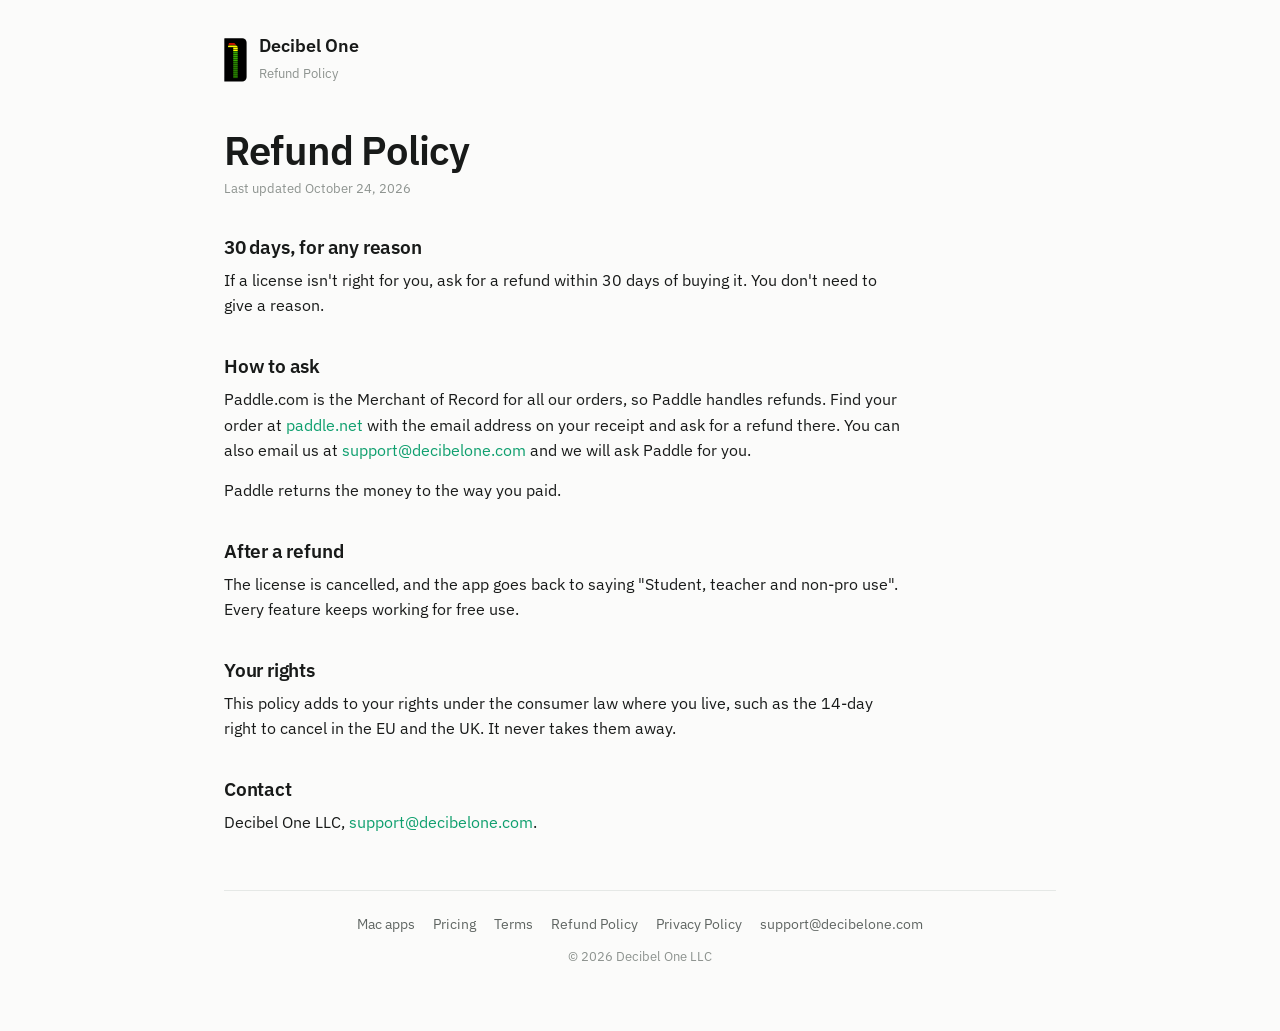
<file: refunds/index.html>
<!doctype html>
<html lang="en">
<head>
<meta charset="utf-8">
<meta name="viewport" content="width=device-width, initial-scale=1">
<title>Refund Policy — Decibel One</title>
<meta name="description" content="Ask for a refund on a Decibel One license within 30 days, for any reason.">
<meta name="theme-color" content="#0e9f6e">
<link rel="icon" type="image/svg+xml" href="data:image/svg+xml,%3Csvg xmlns='http://www.w3.org/2000/svg' viewBox='0 0 100 100'%3E%3Crect width='100' height='100' rx='22' fill='%230b0c0e'/%3E%3Crect x='22' y='52' width='15' height='32' rx='3' fill='%2337AA00'/%3E%3Crect x='43' y='36' width='15' height='48' rx='3' fill='%23FFD400'/%3E%3Crect x='64' y='22' width='15' height='62' rx='3' fill='%23D51400'/%3E%3C/svg%3E">
<meta property="og:type" content="website">
<meta property="og:title" content="Refund Policy — Decibel One">
<meta property="og:url" content="https://decibelone.com/refunds/">
<link rel="preconnect" href="https://fonts.googleapis.com">
<link rel="preconnect" href="https://fonts.gstatic.com" crossorigin>
<link href="https://fonts.googleapis.com/css2?family=IBM+Plex+Sans:wght@400;500;600&display=swap" rel="stylesheet">
<link rel="stylesheet" href="/pages.css">
</head>
<body>
<main class="wrap">
  <div class="topbar">
    <a class="brand" href="/">
      <svg class="brandmark" viewBox="0 0 428 819" role="img" aria-label="Decibel One">
        <defs><clipPath id="d1topone"><path d="M93,92 L191,92 L258,168 L258,748 L172,748 L172,170 L73,170 Z"/></clipPath></defs>
        <path fill="#000000" d="M12,6 L341,6 A80,80 0 0 1 421,86 L421,728 A82,82 0 0 1 339,810 L12,810 A6,6 0 0 1 6,804 L6,12 A6,6 0 0 1 12,6 Z"/>
        <g clip-path="url(#d1topone)">
          <rect x="58" y="94"  width="212" height="34" fill="#D51400"/>
          <rect x="58" y="140" width="212" height="29" fill="#FFFF00"/><rect x="58" y="177" width="212" height="29" fill="#FFFF00"/><rect x="58" y="214" width="212" height="29" fill="#FFFF00"/>
          <rect x="58" y="251" width="212" height="29" fill="#37AA00"/><rect x="58" y="288" width="212" height="29" fill="#37AA00"/><rect x="58" y="325" width="212" height="29" fill="#37AA00"/><rect x="58" y="362" width="212" height="29" fill="#37AA00"/><rect x="58" y="399" width="212" height="29" fill="#37AA00"/>
          <rect x="58" y="436" width="212" height="29" fill="#2A8800"/><rect x="58" y="473" width="212" height="29" fill="#2A8800"/><rect x="58" y="510" width="212" height="29" fill="#2A8800"/><rect x="58" y="547" width="212" height="29" fill="#2A8800"/><rect x="58" y="584" width="212" height="29" fill="#2A8800"/><rect x="58" y="621" width="212" height="29" fill="#2A8800"/><rect x="58" y="658" width="212" height="29" fill="#2A8800"/><rect x="58" y="695" width="212" height="29" fill="#2A8800"/><rect x="58" y="732" width="212" height="29" fill="#2A8800"/>
        </g>
      </svg>
      <span><span class="name">Decibel One</span><br><span class="sub">Refund Policy</span></span>
    </a>
  </div>

  <h1>Refund Policy</h1>
  <p class="updated">Last updated October 24, 2026</p>

  <div class="prose">
    <h2>30 days, for any reason</h2>
    <p>If a license isn't right for you, ask for a refund within 30 days of buying it. You don't need to give a reason.</p>

    <h2>How to ask</h2>
    <p>Paddle.com is the Merchant of Record for all our orders, so Paddle handles refunds. Find your order at <a href="https://paddle.net">paddle.net</a> with the email address on your receipt and ask for a refund there. You can also email us at <a href="mailto:support@decibelone.com">support@decibelone.com</a> and we will ask Paddle for you.</p>
    <p>Paddle returns the money to the way you paid.</p>

    <h2>After a refund</h2>
    <p>The license is cancelled, and the app goes back to saying "Student, teacher and non-pro use". Every feature keeps working for free use.</p>

    <h2>Your rights</h2>
    <p>This policy adds to your rights under the consumer law where you live, such as the 14-day right to cancel in the EU and the UK. It never takes them away.</p>

    <h2>Contact</h2>
    <p>Decibel One LLC, <a href="mailto:support@decibelone.com">support@decibelone.com</a>.</p>
  </div>

  <footer>
    <div class="links">
      <a href="/software/">Mac apps</a>
      <a href="/pricing/">Pricing</a>
      <a href="/terms/">Terms</a>
      <a href="/refunds/">Refund Policy</a>
      <a href="/privacy/">Privacy Policy</a>
      <a href="mailto:support@decibelone.com">support@decibelone.com</a>
    </div>
    <div>© 2026 Decibel One LLC</div>
  </footer>
</main>
</body>
</html>
</file>
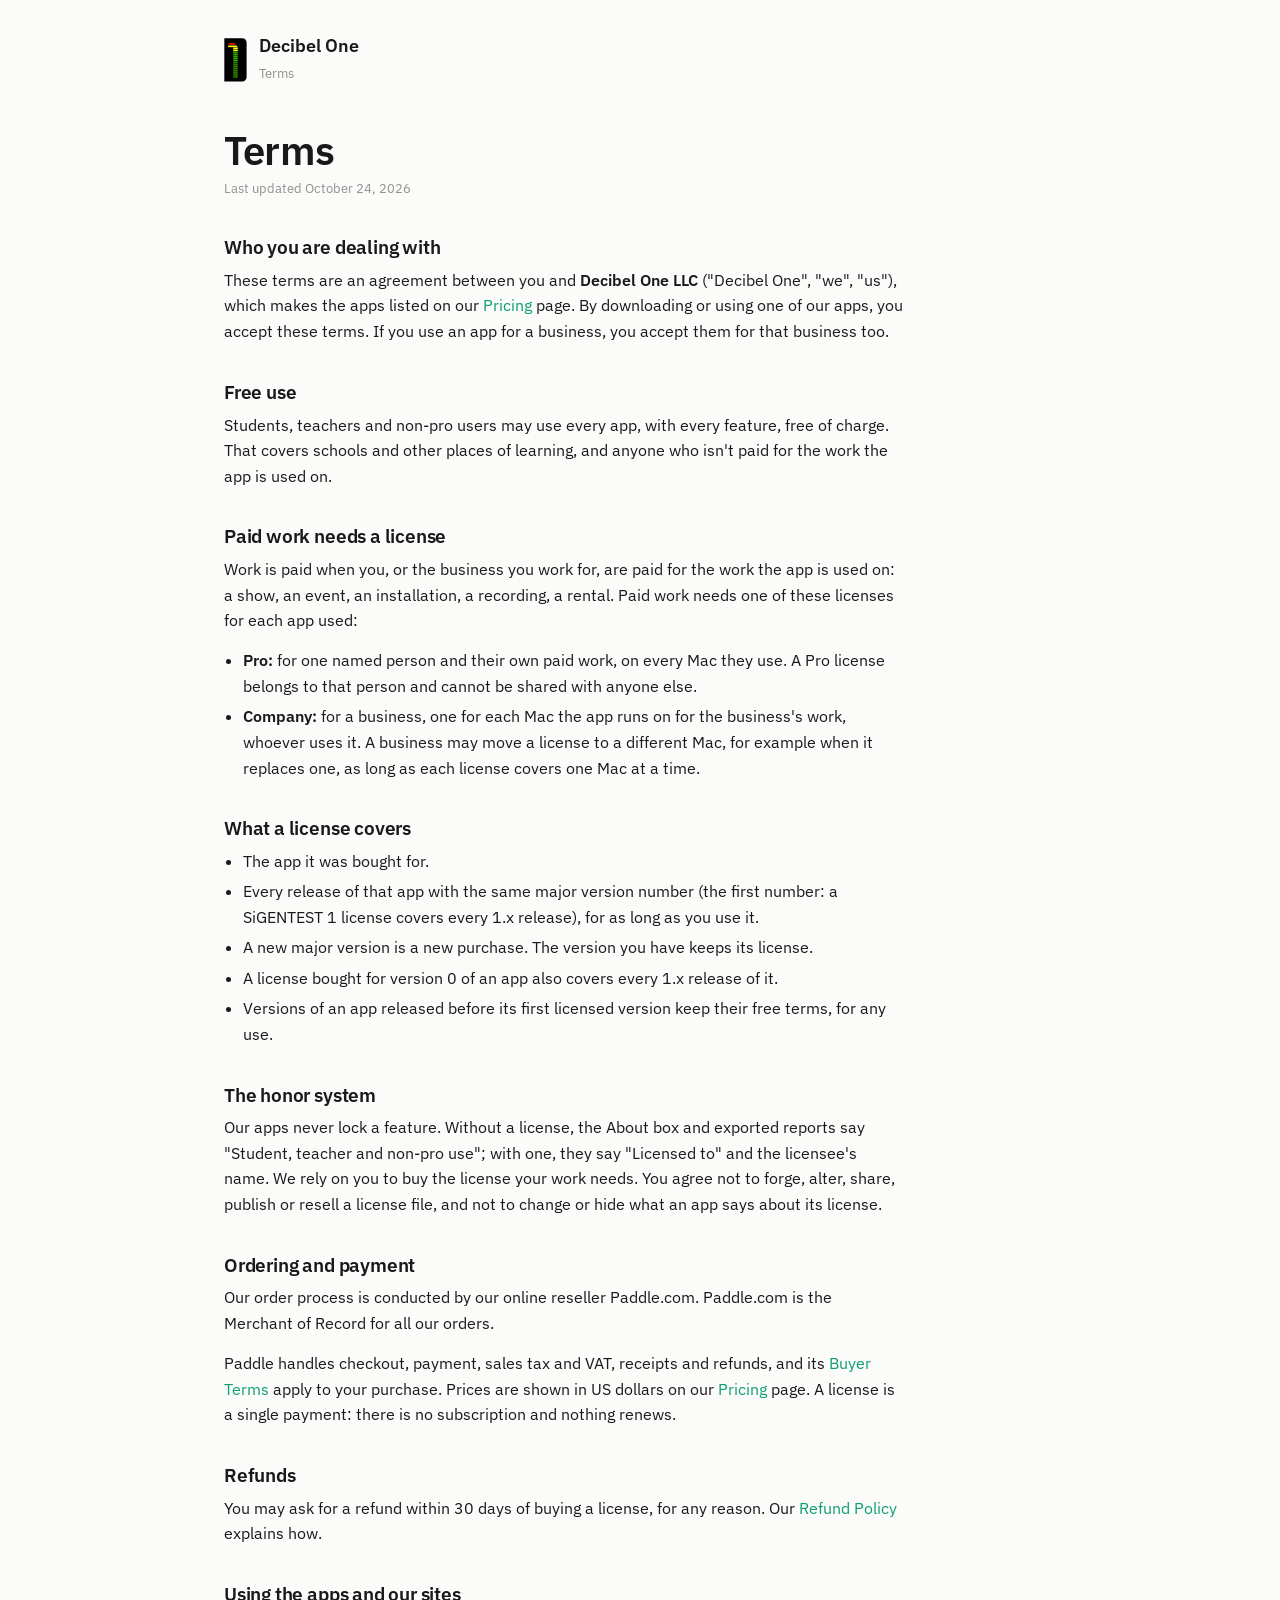
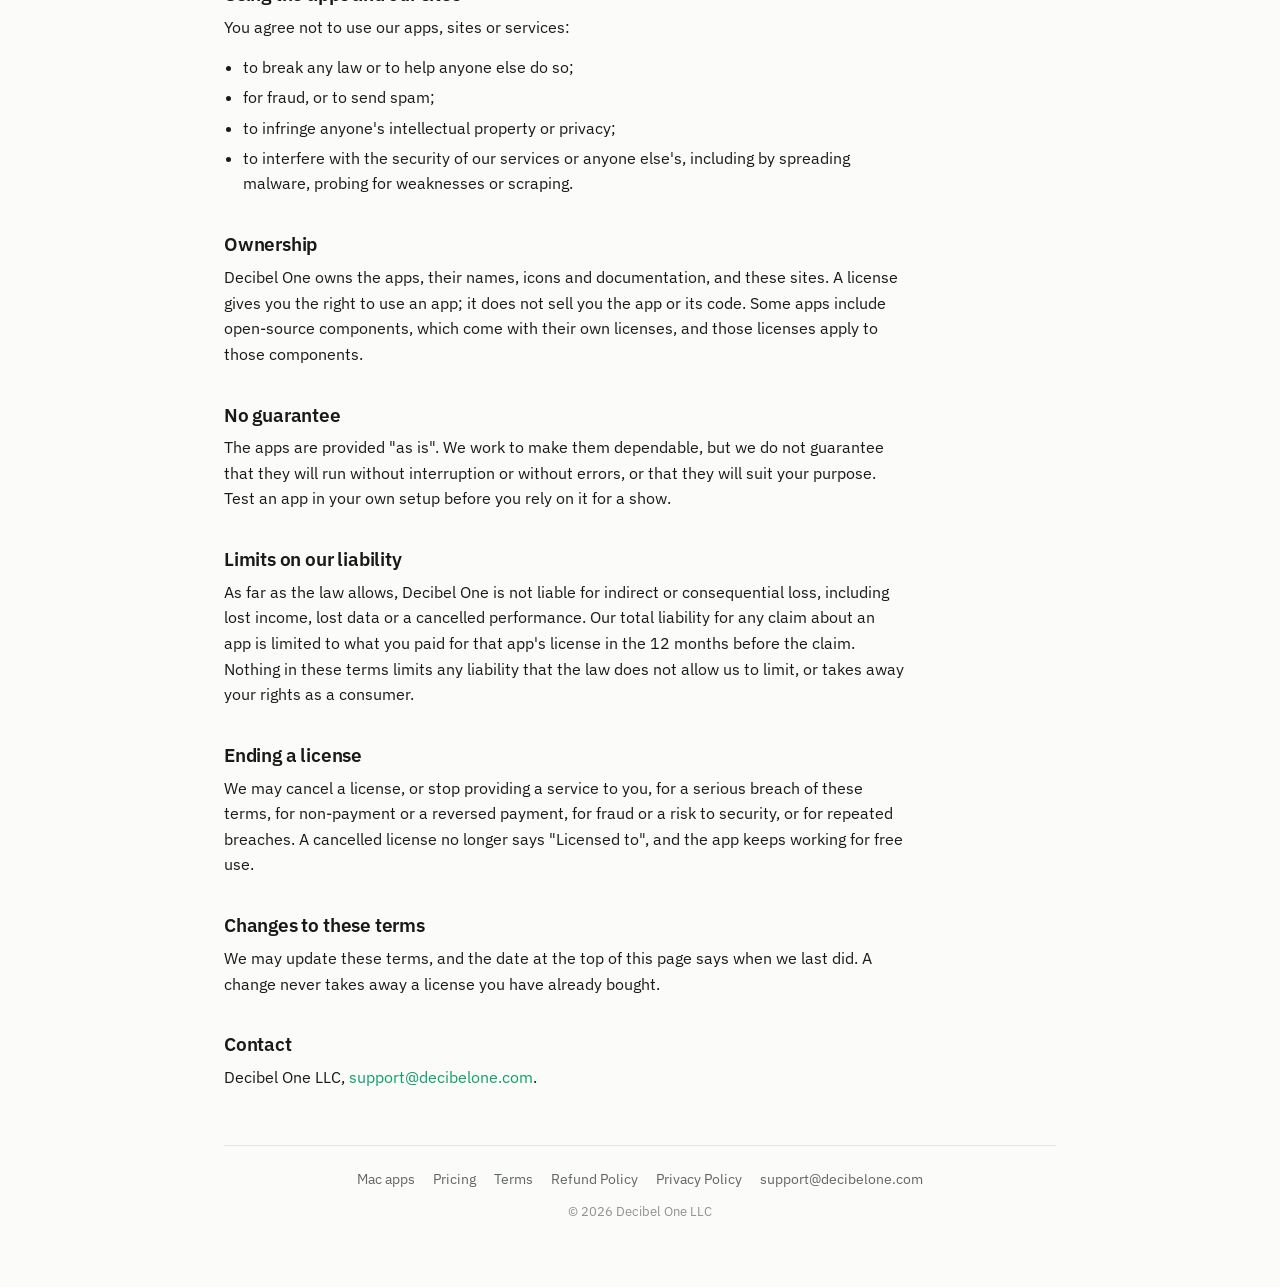
<file: terms/index.html>
<!doctype html>
<html lang="en">
<head>
<meta charset="utf-8">
<meta name="viewport" content="width=device-width, initial-scale=1">
<title>Terms — Decibel One</title>
<meta name="description" content="The terms for using and licensing Decibel One's apps.">
<meta name="theme-color" content="#0e9f6e">
<link rel="icon" type="image/svg+xml" href="data:image/svg+xml,%3Csvg xmlns='http://www.w3.org/2000/svg' viewBox='0 0 100 100'%3E%3Crect width='100' height='100' rx='22' fill='%230b0c0e'/%3E%3Crect x='22' y='52' width='15' height='32' rx='3' fill='%2337AA00'/%3E%3Crect x='43' y='36' width='15' height='48' rx='3' fill='%23FFD400'/%3E%3Crect x='64' y='22' width='15' height='62' rx='3' fill='%23D51400'/%3E%3C/svg%3E">
<meta property="og:type" content="website">
<meta property="og:title" content="Terms — Decibel One">
<meta property="og:url" content="https://decibelone.com/terms/">
<link rel="preconnect" href="https://fonts.googleapis.com">
<link rel="preconnect" href="https://fonts.gstatic.com" crossorigin>
<link href="https://fonts.googleapis.com/css2?family=IBM+Plex+Sans:wght@400;500;600&display=swap" rel="stylesheet">
<link rel="stylesheet" href="/pages.css">
</head>
<body>
<main class="wrap">
  <div class="topbar">
    <a class="brand" href="/">
      <svg class="brandmark" viewBox="0 0 428 819" role="img" aria-label="Decibel One">
        <defs><clipPath id="d1topone"><path d="M93,92 L191,92 L258,168 L258,748 L172,748 L172,170 L73,170 Z"/></clipPath></defs>
        <path fill="#000000" d="M12,6 L341,6 A80,80 0 0 1 421,86 L421,728 A82,82 0 0 1 339,810 L12,810 A6,6 0 0 1 6,804 L6,12 A6,6 0 0 1 12,6 Z"/>
        <g clip-path="url(#d1topone)">
          <rect x="58" y="94"  width="212" height="34" fill="#D51400"/>
          <rect x="58" y="140" width="212" height="29" fill="#FFFF00"/><rect x="58" y="177" width="212" height="29" fill="#FFFF00"/><rect x="58" y="214" width="212" height="29" fill="#FFFF00"/>
          <rect x="58" y="251" width="212" height="29" fill="#37AA00"/><rect x="58" y="288" width="212" height="29" fill="#37AA00"/><rect x="58" y="325" width="212" height="29" fill="#37AA00"/><rect x="58" y="362" width="212" height="29" fill="#37AA00"/><rect x="58" y="399" width="212" height="29" fill="#37AA00"/>
          <rect x="58" y="436" width="212" height="29" fill="#2A8800"/><rect x="58" y="473" width="212" height="29" fill="#2A8800"/><rect x="58" y="510" width="212" height="29" fill="#2A8800"/><rect x="58" y="547" width="212" height="29" fill="#2A8800"/><rect x="58" y="584" width="212" height="29" fill="#2A8800"/><rect x="58" y="621" width="212" height="29" fill="#2A8800"/><rect x="58" y="658" width="212" height="29" fill="#2A8800"/><rect x="58" y="695" width="212" height="29" fill="#2A8800"/><rect x="58" y="732" width="212" height="29" fill="#2A8800"/>
        </g>
      </svg>
      <span><span class="name">Decibel One</span><br><span class="sub">Terms</span></span>
    </a>
  </div>

  <h1>Terms</h1>
  <p class="updated">Last updated October 24, 2026</p>

  <div class="prose">
    <h2>Who you are dealing with</h2>
    <p>These terms are an agreement between you and <strong>Decibel One LLC</strong> ("Decibel One", "we", "us"), which makes the apps listed on our <a href="/pricing/">Pricing</a> page. By downloading or using one of our apps, you accept these terms. If you use an app for a business, you accept them for that business too.</p>

    <h2>Free use</h2>
    <p>Students, teachers and non-pro users may use every app, with every feature, free of charge. That covers schools and other places of learning, and anyone who isn't paid for the work the app is used on.</p>

    <h2>Paid work needs a license</h2>
    <p>Work is paid when you, or the business you work for, are paid for the work the app is used on: a show, an event, an installation, a recording, a rental. Paid work needs one of these licenses for each app used:</p>
    <ul>
      <li><strong>Pro:</strong> for one named person and their own paid work, on every Mac they use. A Pro license belongs to that person and cannot be shared with anyone else.</li>
      <li><strong>Company:</strong> for a business, one for each Mac the app runs on for the business's work, whoever uses it. A business may move a license to a different Mac, for example when it replaces one, as long as each license covers one Mac at a time.</li>
    </ul>

    <h2>What a license covers</h2>
    <ul>
      <li>The app it was bought for.</li>
      <li>Every release of that app with the same major version number (the first number: a SiGENTEST 1 license covers every 1.x release), for as long as you use it.</li>
      <li>A new major version is a new purchase. The version you have keeps its license.</li>
      <li>A license bought for version 0 of an app also covers every 1.x release of it.</li>
      <li>Versions of an app released before its first licensed version keep their free terms, for any use.</li>
    </ul>

    <h2>The honor system</h2>
    <p>Our apps never lock a feature. Without a license, the About box and exported reports say "Student, teacher and non-pro use"; with one, they say "Licensed to" and the licensee's name. We rely on you to buy the license your work needs. You agree not to forge, alter, share, publish or resell a license file, and not to change or hide what an app says about its license.</p>

    <h2>Ordering and payment</h2>
    <p>Our order process is conducted by our online reseller Paddle.com. Paddle.com is the Merchant of Record for all our orders.</p>
    <p>Paddle handles checkout, payment, sales tax and VAT, receipts and refunds, and its <a href="https://www.paddle.com/legal/buyer-terms">Buyer Terms</a> apply to your purchase. Prices are shown in US dollars on our <a href="/pricing/">Pricing</a> page. A license is a single payment: there is no subscription and nothing renews.</p>

    <h2>Refunds</h2>
    <p>You may ask for a refund within 30 days of buying a license, for any reason. Our <a href="/refunds/">Refund Policy</a> explains how.</p>

    <h2>Using the apps and our sites</h2>
    <p>You agree not to use our apps, sites or services:</p>
    <ul>
      <li>to break any law or to help anyone else do so;</li>
      <li>for fraud, or to send spam;</li>
      <li>to infringe anyone's intellectual property or privacy;</li>
      <li>to interfere with the security of our services or anyone else's, including by spreading malware, probing for weaknesses or scraping.</li>
    </ul>

    <h2>Ownership</h2>
    <p>Decibel One owns the apps, their names, icons and documentation, and these sites. A license gives you the right to use an app; it does not sell you the app or its code. Some apps include open-source components, which come with their own licenses, and those licenses apply to those components.</p>

    <h2>No guarantee</h2>
    <p>The apps are provided "as is". We work to make them dependable, but we do not guarantee that they will run without interruption or without errors, or that they will suit your purpose. Test an app in your own setup before you rely on it for a show.</p>

    <h2>Limits on our liability</h2>
    <p>As far as the law allows, Decibel One is not liable for indirect or consequential loss, including lost income, lost data or a cancelled performance. Our total liability for any claim about an app is limited to what you paid for that app's license in the 12 months before the claim. Nothing in these terms limits any liability that the law does not allow us to limit, or takes away your rights as a consumer.</p>

    <h2>Ending a license</h2>
    <p>We may cancel a license, or stop providing a service to you, for a serious breach of these terms, for non-payment or a reversed payment, for fraud or a risk to security, or for repeated breaches. A cancelled license no longer says "Licensed to", and the app keeps working for free use.</p>

    <h2>Changes to these terms</h2>
    <p>We may update these terms, and the date at the top of this page says when we last did. A change never takes away a license you have already bought.</p>

    <h2>Contact</h2>
    <p>Decibel One LLC, <a href="mailto:support@decibelone.com">support@decibelone.com</a>.</p>
  </div>

  <footer>
    <div class="links">
      <a href="/software/">Mac apps</a>
      <a href="/pricing/">Pricing</a>
      <a href="/terms/">Terms</a>
      <a href="/refunds/">Refund Policy</a>
      <a href="/privacy/">Privacy Policy</a>
      <a href="mailto:support@decibelone.com">support@decibelone.com</a>
    </div>
    <div>© 2026 Decibel One LLC</div>
  </footer>
</main>
</body>
</html>
</file>
<file: pages.css>
/* Shared by /pricing/, /terms/, /refunds/ and /privacy/: the software page's colors and
   type, set in a reading column. */
:root{
  --bg:#fbfbfa; --surface:#ffffff; --tint:#f3f5f4; --text:#181a19; --muted:#5f6562; --faint:#8d938f;
  --border:#e5e8e6; --accent:#0e9f6e; --accent-h:#0b855d; --accent-bg:#e6f5ee; --accent-border:#b6e2ce;
  --owed-bg:#fff3b0; --owed-text:#5c4a00;
  --shadow:0 1px 2px rgba(0,0,0,.04),0 6px 20px rgba(0,0,0,.05);
}
@media (prefers-color-scheme:dark){
  :root{
    --bg:#15171a; --surface:#1e2125; --tint:#191c20; --text:#eceded; --muted:#a4a9ad; --faint:#727880;
    --border:#2b2f34; --accent:#33c78e; --accent-h:#54d5a2; --accent-bg:#132b22; --accent-border:#2c5442;
    --owed-bg:#4a3f00; --owed-text:#ffe680;
    --shadow:0 1px 2px rgba(0,0,0,.3),0 6px 22px rgba(0,0,0,.35);
  }
}
*{box-sizing:border-box}
html{-webkit-text-size-adjust:100%}
body{margin:0;background:var(--bg);color:var(--text);font-family:'IBM Plex Sans',system-ui,-apple-system,sans-serif;line-height:1.6;-webkit-font-smoothing:antialiased}
.wrap{max-width:880px;margin:0 auto;padding:34px 24px 64px}
a{color:var(--accent);text-decoration:none}
a:hover{color:var(--accent-h);text-decoration:underline}

.topbar{display:flex;align-items:center;gap:12px}
.brand{display:flex;align-items:center;gap:12px;color:inherit}
.brand:hover{color:inherit;text-decoration:none}
.brandmark{height:44px;width:auto;display:block}
.brand .name{font-size:18px;font-weight:600;line-height:1.15}
.brand .sub{font-size:13px;color:var(--faint)}

h1{margin:2.6rem 0 .4rem;font-size:clamp(30px,5vw,40px);font-weight:600;letter-spacing:-.02em;line-height:1.15}
.updated{margin:0 0 2rem;font-size:13px;color:var(--faint)}
.lede{margin:0 0 2rem;max-width:60ch;font-size:clamp(17px,2.2vw,20px);line-height:1.5;color:var(--muted)}
.lede + .honor{margin:-.8rem 0 2rem}
.honor{max-width:680px;padding:14px 18px;background:var(--tint);border:1px solid var(--border);border-radius:12px;font-size:16px;line-height:1.55}

/* Long text reads in a narrower column than the page. */
.prose{max-width:680px}
.prose h2{margin:2.2rem 0 .5rem;font-size:19px;font-weight:600;letter-spacing:-.01em;line-height:1.3}
.prose p{margin:0 0 .9rem}
.prose ul{margin:0 0 .9rem;padding-left:1.2rem}
.prose li{margin:.3rem 0}
.prose strong{font-weight:600}

/* A gap Simon still has to fill. Nothing marked like this may go live. */
.owed{padding:1px 6px;border-radius:4px;background:var(--owed-bg);color:var(--owed-text);font-weight:500}

/* Pricing: the three kinds of use, then one row per app. */
.tiers{display:grid;grid-template-columns:repeat(3,1fr);gap:16px;margin:0 0 2.6rem}
.tier{display:flex;flex-direction:column;padding:22px 22px 20px;background:var(--surface);border:1px solid var(--border);border-radius:16px;box-shadow:var(--shadow)}
.tier h2{margin:0 0 6px;font-size:20px;font-weight:600;letter-spacing:-.01em}
.tier .who{margin:0;font-size:15px;line-height:1.5;color:var(--muted)}
.tier .price{margin:auto 0 0;padding-top:14px;font-size:15px;font-weight:600}
.prices{width:100%;border-collapse:collapse;font-size:15px}
.prices th{padding:8px 10px;border-bottom:1px solid var(--border);text-align:left;font-size:13px;font-weight:500;color:var(--faint)}
.prices td{padding:12px 10px;border-bottom:1px solid var(--border);vertical-align:top}
.prices .num{text-align:right;white-space:nowrap;font-variant-numeric:tabular-nums}
.prices .app{font-weight:600}
.prices .badge{display:inline-block;margin-left:8px;padding:1px 8px;border:1px solid var(--border);border-radius:999px;background:var(--tint);font-size:11px;font-weight:500;line-height:1.5;color:var(--muted);vertical-align:2px;white-space:nowrap}
.prices th.num{width:9rem;white-space:normal}
.nowrap{white-space:nowrap}
.prices .what{display:block;font-size:14px;line-height:1.45;color:var(--muted)}
/* The work in each app, as a level meter lit like the Decibel One mark: green, then yellow, then red. */
.prices .effort{display:flex;flex-direction:column;align-items:flex-start;gap:2px;margin-top:6px;font-size:12.5px;color:var(--faint);font-variant-numeric:tabular-nums}
.meter{display:inline-flex;gap:2px;flex:none;margin-bottom:3px}
.meter i{display:block;width:6px;height:11px;border-radius:1.5px;background:var(--border)}
.meter i.g{background:#37AA00}
.meter i.y{background:#FFD400}
.meter i.r{background:#D51400}
.prices + .note{margin:.8rem 0 0;font-size:14px;color:var(--muted)}

/* Buying (checkout.js shows these only where checkout is switched on). */
.prices .buy{display:block;margin:6px 0 0 auto;padding:3px 10px;border:1px solid var(--accent-border);border-radius:999px;background:var(--accent-bg);color:var(--accent);font:inherit;font-size:12px;font-weight:600;cursor:pointer;white-space:nowrap}
.prices .buy:hover{background:var(--accent);color:#fff}
.sandbox-note{margin:.8rem 0 0;padding:8px 12px;border:1px dashed var(--owed-text);border-radius:8px;background:var(--owed-bg);color:var(--owed-text);font-size:13px}
.buy-done{margin:.8rem 0 0;padding:10px 14px;border:1px solid var(--accent-border);border-radius:10px;background:var(--accent-bg);color:var(--text);font-size:15px}
#buy-dialog{width:min(440px,calc(100vw - 32px));padding:22px;border:1px solid var(--border);border-radius:16px;background:var(--surface);color:var(--text);box-shadow:var(--shadow)}
#buy-dialog::backdrop{background:rgba(0,0,0,.45)}
#buy-dialog h2{margin:0 0 14px;font-size:19px;font-weight:600}
#buy-dialog label{display:block;margin:12px 0 5px;font-size:14px;font-weight:500}
#buy-dialog input{width:100%;padding:9px 11px;border:1px solid var(--border);border-radius:8px;background:var(--bg);color:var(--text);font:inherit;font-size:15px}
#buy-dialog input:focus{outline:2px solid var(--accent);outline-offset:-1px}
.buy-fine{margin:14px 0 0;font-size:13px;color:var(--muted)}
.buy-actions{display:flex;justify-content:flex-end;gap:10px;margin-top:18px}
.buy-actions button{padding:8px 16px;border-radius:8px;font:inherit;font-size:14px;font-weight:600;cursor:pointer}
.buy-primary{border:1px solid var(--accent);background:var(--accent);color:#fff}
.buy-primary:hover{background:var(--accent-h)}
.buy-secondary{border:1px solid var(--border);background:transparent;color:var(--text)}

footer{margin-top:3.4rem;padding-top:1.4rem;border-top:1px solid var(--border);text-align:center;font-size:13px;color:var(--faint)}
footer .links{display:flex;justify-content:center;flex-wrap:wrap;gap:6px 18px;margin-bottom:.7rem;font-size:14px}
footer .links a{color:var(--muted)}
footer .links a:hover{color:var(--accent)}

@media(max-width:720px){.tiers{grid-template-columns:1fr}}
@media(max-width:600px){.prices th.num{width:4rem}.prices .badge{display:block;width:fit-content;margin:3px 0 4px}}
@media(max-width:480px){.prices th,.prices td{padding-left:6px;padding-right:6px}}
</file>
